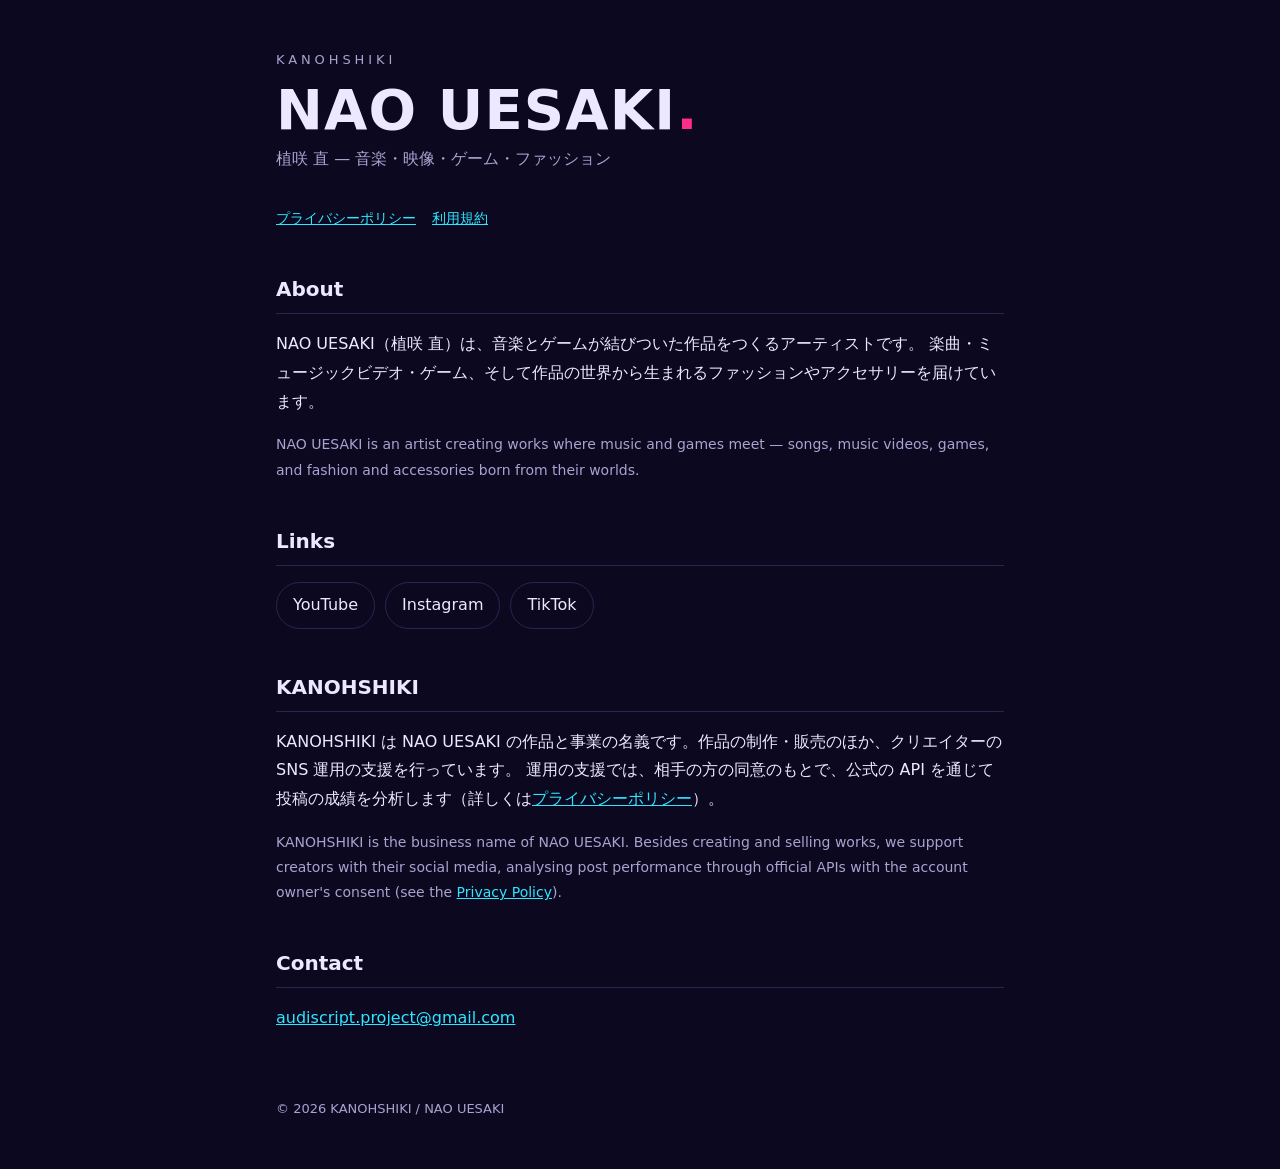
<file: index.html>
<!doctype html>
<html lang="ja">
<head>
<meta charset="utf-8">
<meta name="viewport" content="width=device-width, initial-scale=1">
<title>NAO UESAKI / KANOHSHIKI</title>
<meta name="description" content="NAO UESAKI（植咲 直）の公式サイト。音楽・映像・ゲーム・ファッションの作品と、KANOHSHIKI の事業。">
<link rel="stylesheet" href="style.css">
</head>
<body>
<header>
  <div class="brand">KANOHSHIKI</div>
  <h1>NAO UESAKI<span class="moon">.</span></h1>
  <p class="sub">植咲 直 — 音楽・映像・ゲーム・ファッション</p>
  <nav><a href="privacy.html">プライバシーポリシー</a><a href="terms.html">利用規約</a></nav>
</header>
<main>
  <h2>About</h2>
  <p>NAO UESAKI（植咲 直）は、音楽とゲームが結びついた作品をつくるアーティストです。
     楽曲・ミュージックビデオ・ゲーム、そして作品の世界から生まれるファッションやアクセサリーを届けています。</p>
  <p class="en">NAO UESAKI is an artist creating works where music and games meet — songs, music videos, games,
     and fashion and accessories born from their worlds.</p>

  <h2>Links</h2>
  <ul class="links">
    <li><a href="https://www.youtube.com/@naouesakiaside" rel="me">YouTube</a></li>
    <li><a href="https://www.instagram.com/uesaki_nao/" rel="me">Instagram</a></li>
    <li><a href="https://www.tiktok.com/@uesaki_nao" rel="me">TikTok</a></li>
  </ul>

  <h2>KANOHSHIKI</h2>
  <p>KANOHSHIKI は NAO UESAKI の作品と事業の名義です。作品の制作・販売のほか、クリエイターの SNS 運用の支援を行っています。
     運用の支援では、相手の方の同意のもとで、公式の API を通じて投稿の成績を分析します（詳しくは<a href="privacy.html">プライバシーポリシー</a>）。</p>
  <p class="en">KANOHSHIKI is the business name of NAO UESAKI. Besides creating and selling works, we support creators with their
     social media, analysing post performance through official APIs with the account owner's consent
     (see the <a href="privacy.html">Privacy Policy</a>).</p>

  <h2>Contact</h2>
  <p><a href="mailto:audiscript.project@gmail.com">audiscript.project@gmail.com</a></p>
</main>
<footer>© 2026 KANOHSHIKI / NAO UESAKI</footer>
</body>
</html>
</file>
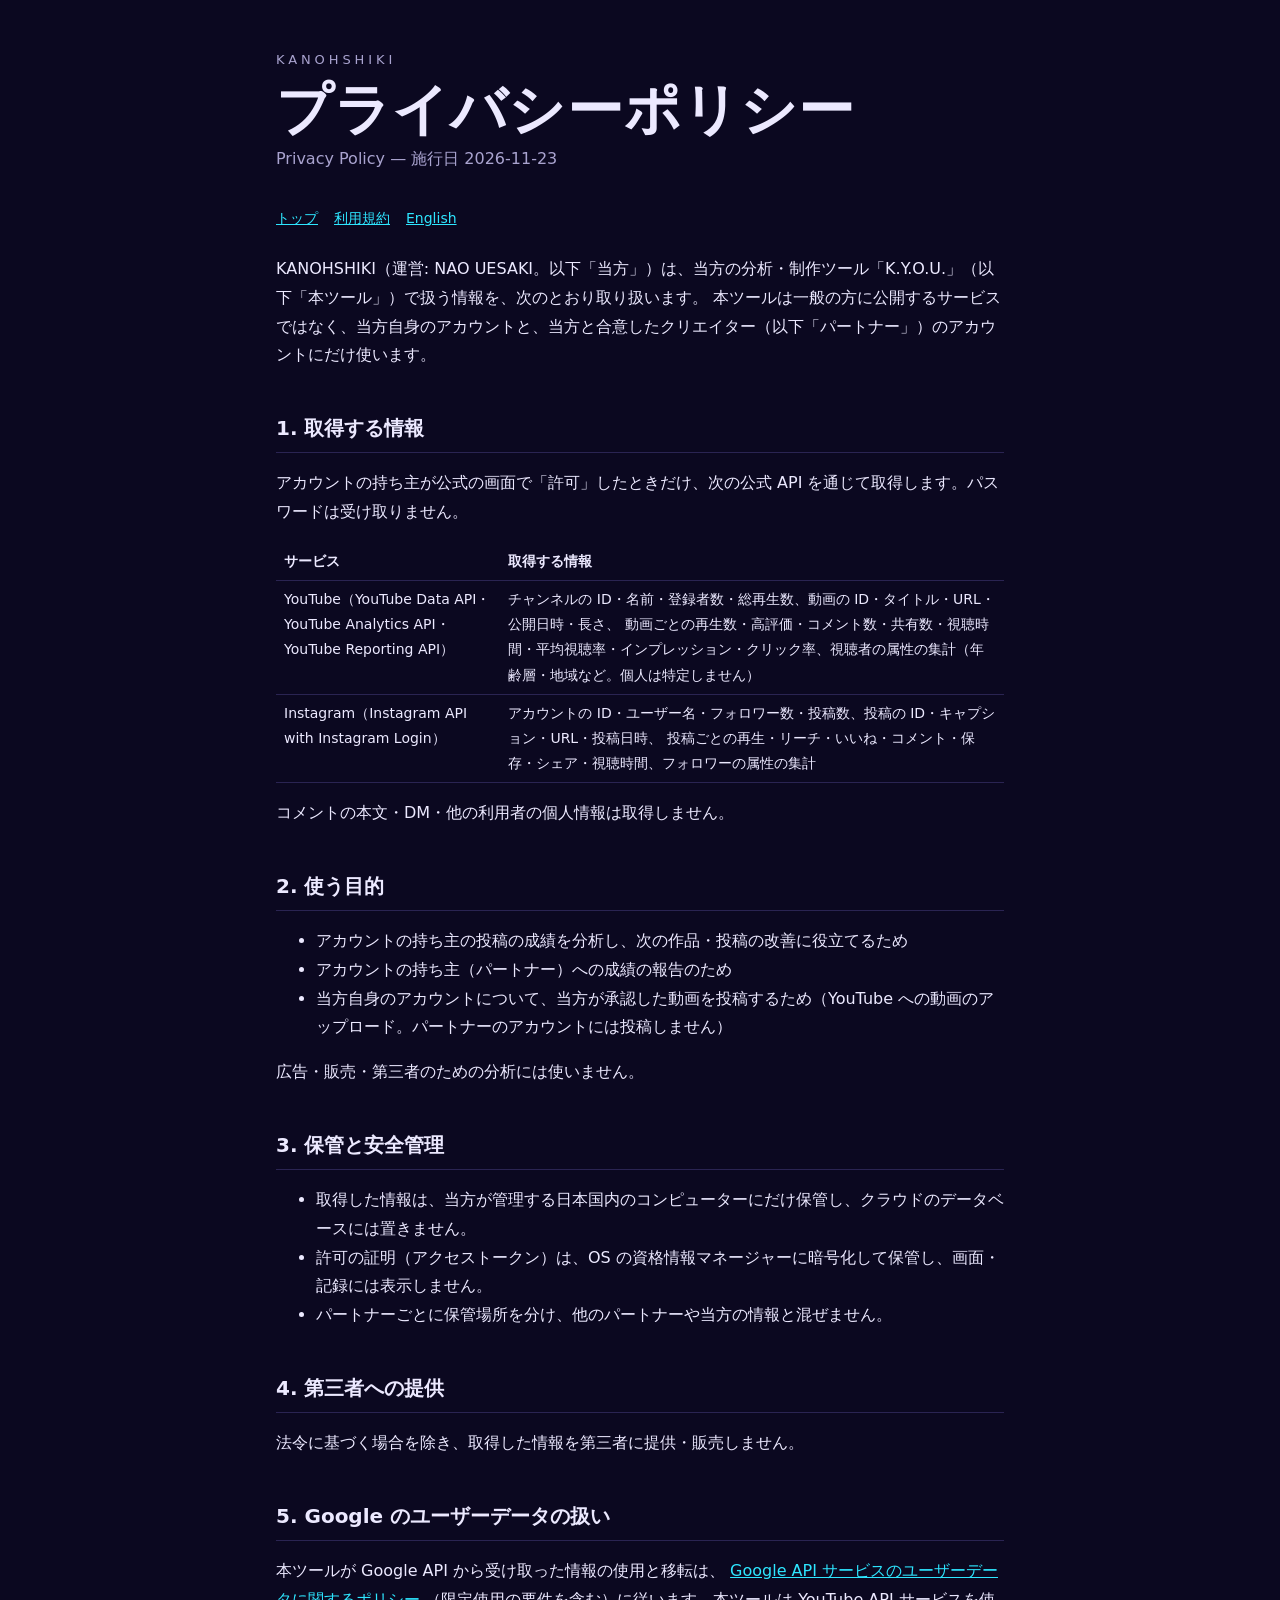
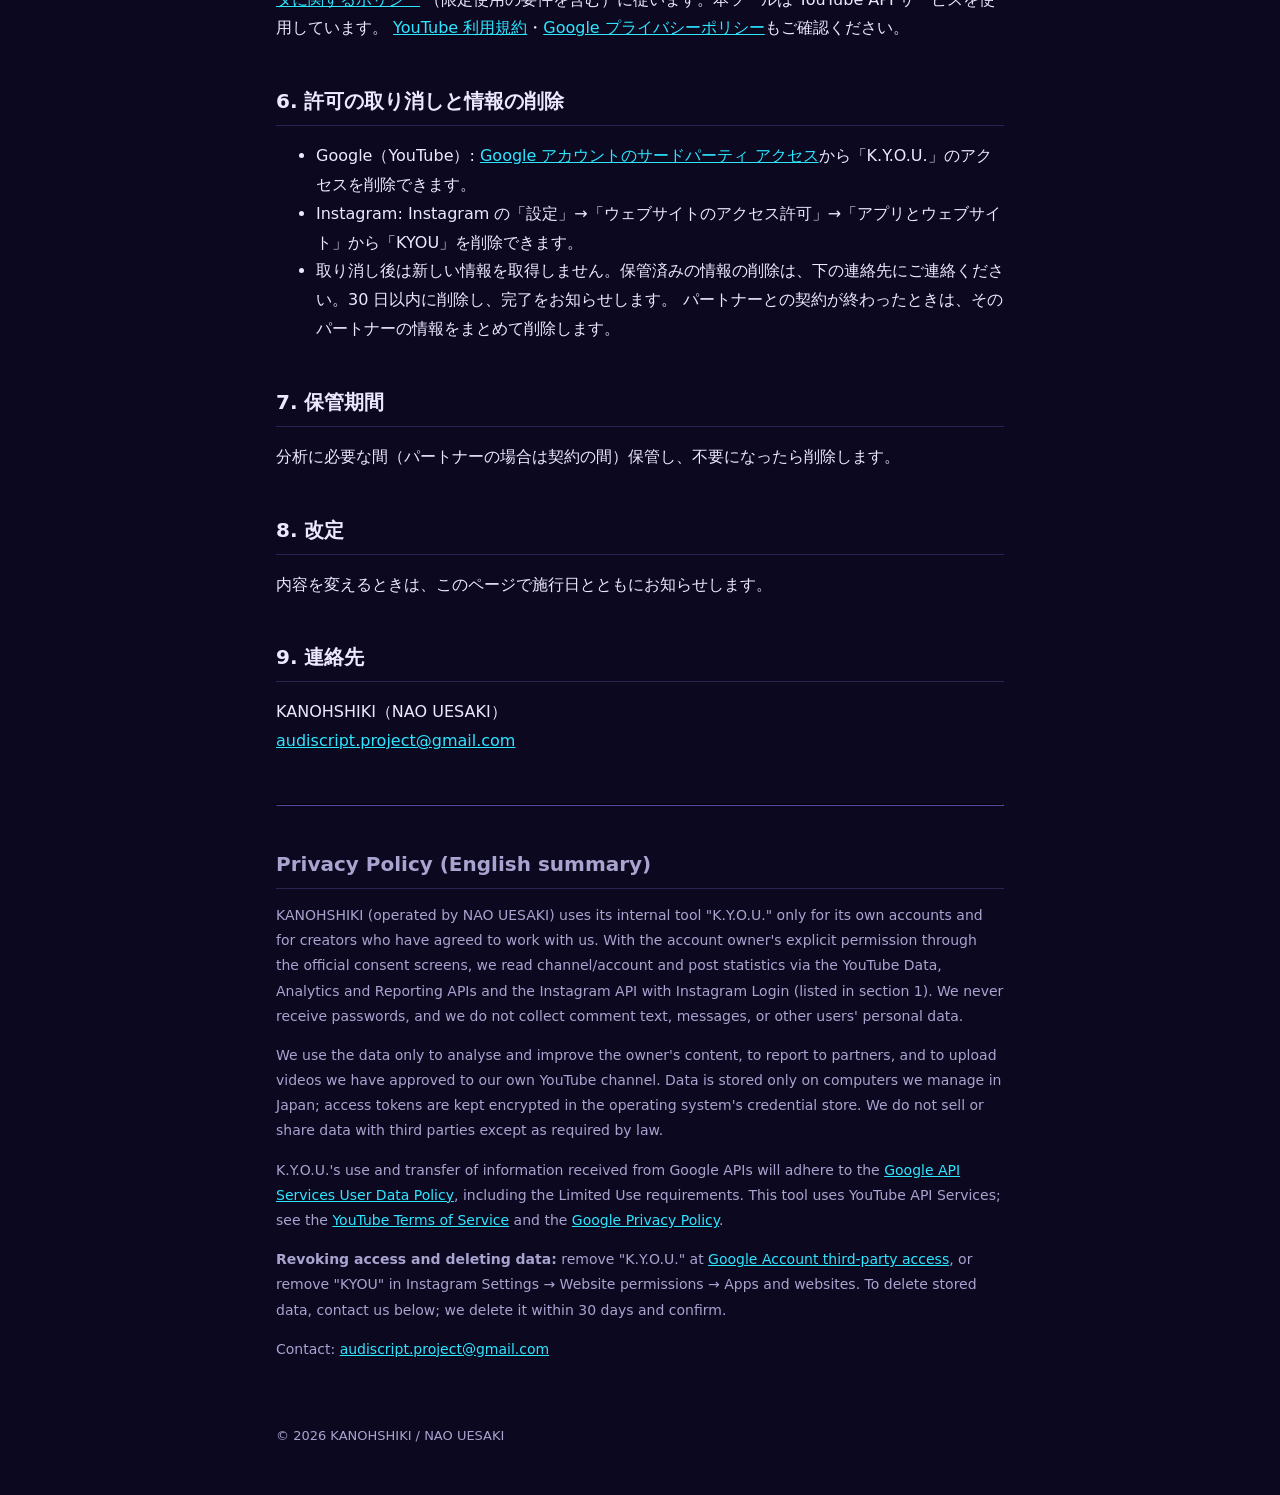
<file: privacy.html>
<!doctype html>
<html lang="ja">
<head>
<meta charset="utf-8">
<meta name="viewport" content="width=device-width, initial-scale=1">
<title>プライバシーポリシー — KANOHSHIKI</title>
<link rel="stylesheet" href="style.css">
</head>
<body>
<header>
  <div class="brand">KANOHSHIKI</div>
  <h1>プライバシーポリシー</h1>
  <p class="sub">Privacy Policy — 施行日 2026-11-23</p>
  <nav><a href="index.html">トップ</a><a href="terms.html">利用規約</a><a href="#en">English</a></nav>
</header>
<main>
  <p>KANOHSHIKI（運営: NAO UESAKI。以下「当方」）は、当方の分析・制作ツール「K.Y.O.U.」（以下「本ツール」）で扱う情報を、次のとおり取り扱います。
     本ツールは一般の方に公開するサービスではなく、当方自身のアカウントと、当方と合意したクリエイター（以下「パートナー」）のアカウントにだけ使います。</p>

  <h2>1. 取得する情報</h2>
  <p>アカウントの持ち主が公式の画面で「許可」したときだけ、次の公式 API を通じて取得します。パスワードは受け取りません。</p>
  <table>
    <tr><th>サービス</th><th>取得する情報</th></tr>
    <tr><td>YouTube（YouTube Data API・YouTube Analytics API・YouTube Reporting API）</td>
        <td>チャンネルの ID・名前・登録者数・総再生数、動画の ID・タイトル・URL・公開日時・長さ、
            動画ごとの再生数・高評価・コメント数・共有数・視聴時間・平均視聴率・インプレッション・クリック率、視聴者の属性の集計（年齢層・地域など。個人は特定しません）</td></tr>
    <tr><td>Instagram（Instagram API with Instagram Login）</td>
        <td>アカウントの ID・ユーザー名・フォロワー数・投稿数、投稿の ID・キャプション・URL・投稿日時、
            投稿ごとの再生・リーチ・いいね・コメント・保存・シェア・視聴時間、フォロワーの属性の集計</td></tr>
  </table>
  <p>コメントの本文・DM・他の利用者の個人情報は取得しません。</p>

  <h2>2. 使う目的</h2>
  <ul>
    <li>アカウントの持ち主の投稿の成績を分析し、次の作品・投稿の改善に役立てるため</li>
    <li>アカウントの持ち主（パートナー）への成績の報告のため</li>
    <li>当方自身のアカウントについて、当方が承認した動画を投稿するため（YouTube への動画のアップロード。パートナーのアカウントには投稿しません）</li>
  </ul>
  <p>広告・販売・第三者のための分析には使いません。</p>

  <h2>3. 保管と安全管理</h2>
  <ul>
    <li>取得した情報は、当方が管理する日本国内のコンピューターにだけ保管し、クラウドのデータベースには置きません。</li>
    <li>許可の証明（アクセストークン）は、OS の資格情報マネージャーに暗号化して保管し、画面・記録には表示しません。</li>
    <li>パートナーごとに保管場所を分け、他のパートナーや当方の情報と混ぜません。</li>
  </ul>

  <h2>4. 第三者への提供</h2>
  <p>法令に基づく場合を除き、取得した情報を第三者に提供・販売しません。</p>

  <h2>5. Google のユーザーデータの扱い</h2>
  <p>本ツールが Google API から受け取った情報の使用と移転は、
     <a href="https://developers.google.com/terms/api-services-user-data-policy">Google API サービスのユーザーデータに関するポリシー</a>
     （限定使用の要件を含む）に従います。本ツールは YouTube API サービスを使用しています。
     <a href="https://www.youtube.com/t/terms">YouTube 利用規約</a>・<a href="https://policies.google.com/privacy">Google プライバシーポリシー</a>もご確認ください。</p>

  <h2 id="deletion">6. 許可の取り消しと情報の削除</h2>
  <ul>
    <li>Google（YouTube）: <a href="https://myaccount.google.com/permissions">Google アカウントのサードパーティ アクセス</a>から「K.Y.O.U.」のアクセスを削除できます。</li>
    <li>Instagram: Instagram の「設定」→「ウェブサイトのアクセス許可」→「アプリとウェブサイト」から「KYOU」を削除できます。</li>
    <li>取り消し後は新しい情報を取得しません。保管済みの情報の削除は、下の連絡先にご連絡ください。30 日以内に削除し、完了をお知らせします。
        パートナーとの契約が終わったときは、そのパートナーの情報をまとめて削除します。</li>
  </ul>

  <h2>7. 保管期間</h2>
  <p>分析に必要な間（パートナーの場合は契約の間）保管し、不要になったら削除します。</p>

  <h2>8. 改定</h2>
  <p>内容を変えるときは、このページで施行日とともにお知らせします。</p>

  <h2>9. 連絡先</h2>
  <p>KANOHSHIKI（NAO UESAKI）<br><a href="mailto:audiscript.project@gmail.com">audiscript.project@gmail.com</a></p>

  <hr style="border-color:var(--line);margin:48px 0 0">
  <section id="en" class="en">
    <h2>Privacy Policy (English summary)</h2>
    <p>KANOHSHIKI (operated by NAO UESAKI) uses its internal tool "K.Y.O.U." only for its own accounts and for creators who have agreed to work with us.
       With the account owner's explicit permission through the official consent screens, we read channel/account and post statistics via the
       YouTube Data, Analytics and Reporting APIs and the Instagram API with Instagram Login (listed in section 1). We never receive passwords,
       and we do not collect comment text, messages, or other users' personal data.</p>
    <p>We use the data only to analyse and improve the owner's content, to report to partners, and to upload videos we have approved to our own YouTube channel.
       Data is stored only on computers we manage in Japan; access tokens are kept encrypted in the operating system's credential store. We do not sell or share data
       with third parties except as required by law.</p>
    <p>K.Y.O.U.'s use and transfer of information received from Google APIs will adhere to the
       <a href="https://developers.google.com/terms/api-services-user-data-policy">Google API Services User Data Policy</a>, including the Limited Use requirements.
       This tool uses YouTube API Services; see the <a href="https://www.youtube.com/t/terms">YouTube Terms of Service</a> and the
       <a href="https://policies.google.com/privacy">Google Privacy Policy</a>.</p>
    <p><strong>Revoking access and deleting data:</strong> remove "K.Y.O.U." at
       <a href="https://myaccount.google.com/permissions">Google Account third-party access</a>, or remove "KYOU" in Instagram Settings → Website permissions →
       Apps and websites. To delete stored data, contact us below; we delete it within 30 days and confirm.</p>
    <p>Contact: <a href="mailto:audiscript.project@gmail.com">audiscript.project@gmail.com</a></p>
  </section>
</main>
<footer>© 2026 KANOHSHIKI / NAO UESAKI</footer>
</body>
</html>
</file>
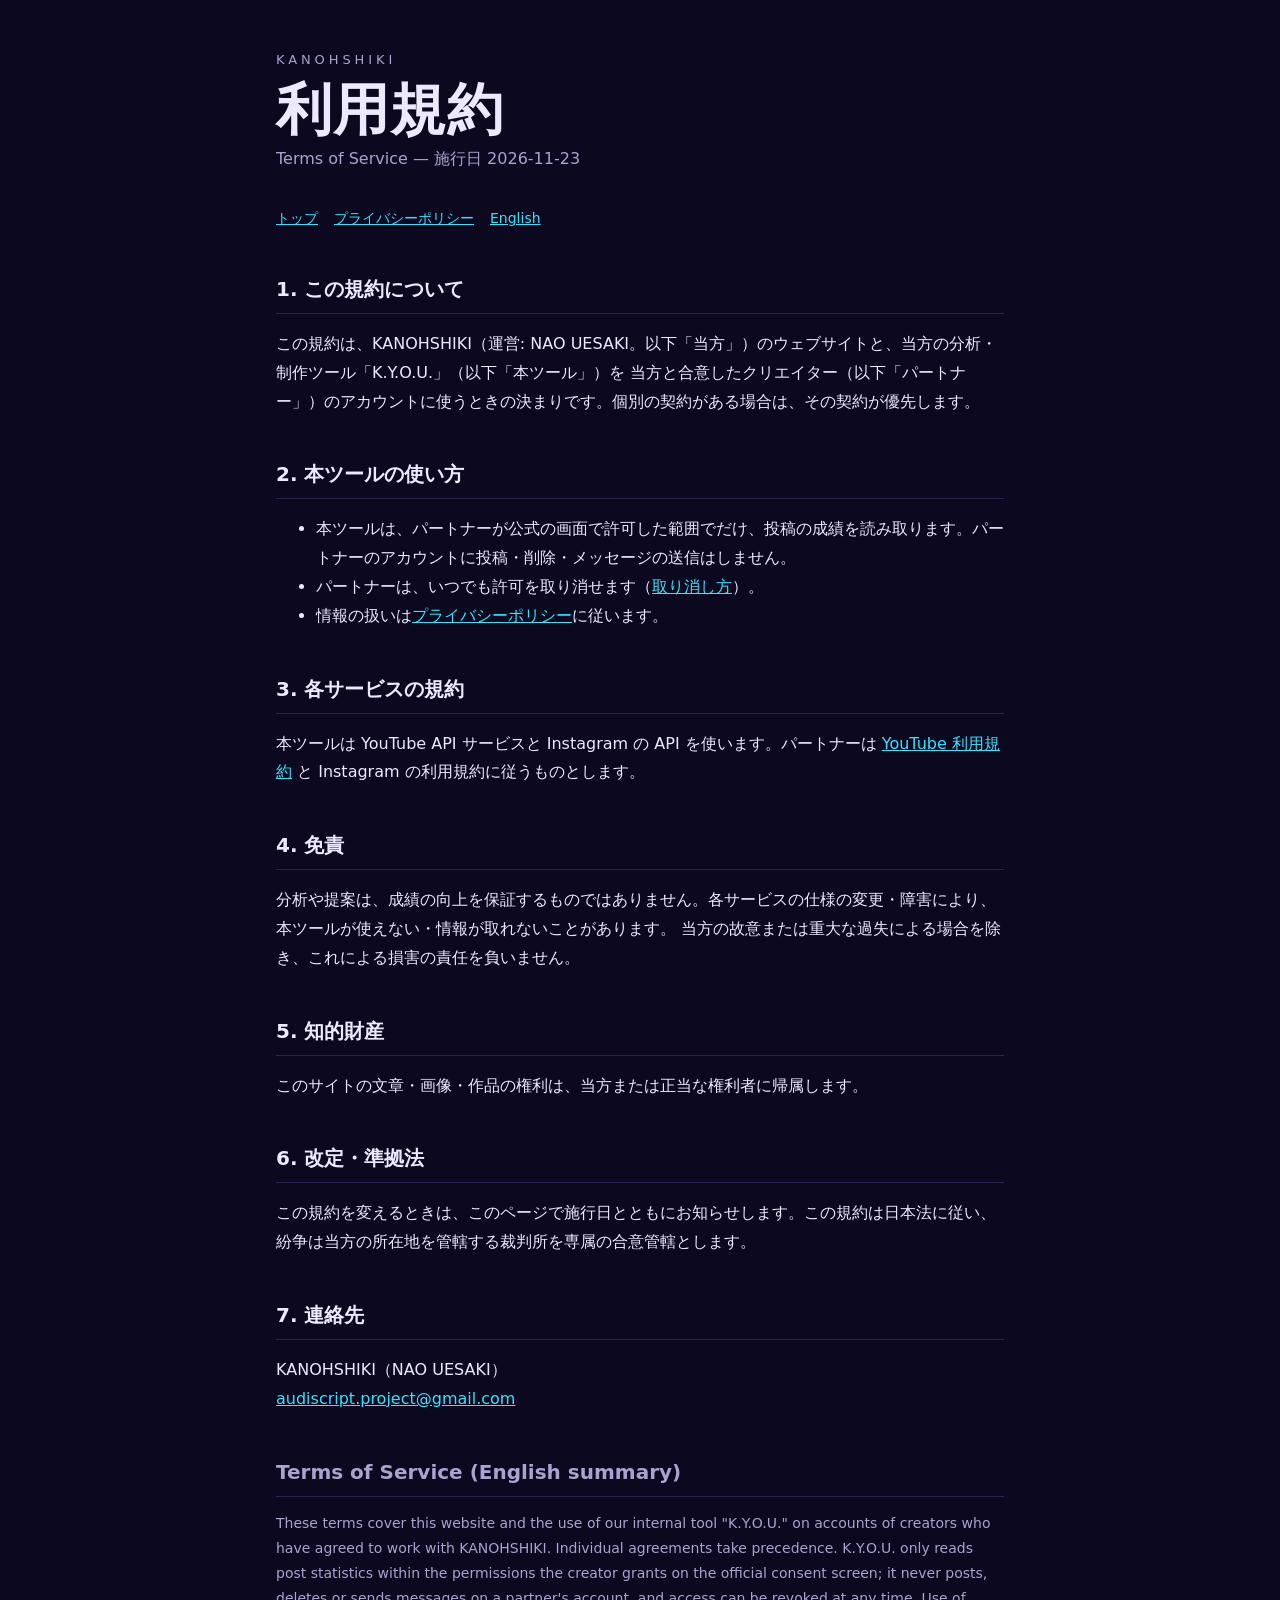
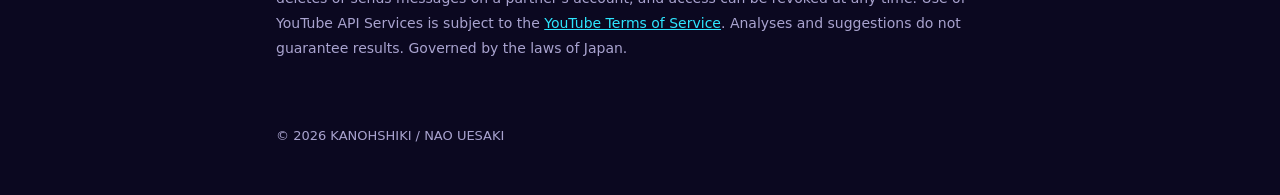
<file: terms.html>
<!doctype html>
<html lang="ja">
<head>
<meta charset="utf-8">
<meta name="viewport" content="width=device-width, initial-scale=1">
<title>利用規約 — KANOHSHIKI</title>
<link rel="stylesheet" href="style.css">
</head>
<body>
<header>
  <div class="brand">KANOHSHIKI</div>
  <h1>利用規約</h1>
  <p class="sub">Terms of Service — 施行日 2026-11-23</p>
  <nav><a href="index.html">トップ</a><a href="privacy.html">プライバシーポリシー</a><a href="#en">English</a></nav>
</header>
<main>
  <h2>1. この規約について</h2>
  <p>この規約は、KANOHSHIKI（運営: NAO UESAKI。以下「当方」）のウェブサイトと、当方の分析・制作ツール「K.Y.O.U.」（以下「本ツール」）を
     当方と合意したクリエイター（以下「パートナー」）のアカウントに使うときの決まりです。個別の契約がある場合は、その契約が優先します。</p>

  <h2>2. 本ツールの使い方</h2>
  <ul>
    <li>本ツールは、パートナーが公式の画面で許可した範囲でだけ、投稿の成績を読み取ります。パートナーのアカウントに投稿・削除・メッセージの送信はしません。</li>
    <li>パートナーは、いつでも許可を取り消せます（<a href="privacy.html#deletion">取り消し方</a>）。</li>
    <li>情報の扱いは<a href="privacy.html">プライバシーポリシー</a>に従います。</li>
  </ul>

  <h2>3. 各サービスの規約</h2>
  <p>本ツールは YouTube API サービスと Instagram の API を使います。パートナーは <a href="https://www.youtube.com/t/terms">YouTube 利用規約</a> と
     Instagram の利用規約に従うものとします。</p>

  <h2>4. 免責</h2>
  <p>分析や提案は、成績の向上を保証するものではありません。各サービスの仕様の変更・障害により、本ツールが使えない・情報が取れないことがあります。
     当方の故意または重大な過失による場合を除き、これによる損害の責任を負いません。</p>

  <h2>5. 知的財産</h2>
  <p>このサイトの文章・画像・作品の権利は、当方または正当な権利者に帰属します。</p>

  <h2>6. 改定・準拠法</h2>
  <p>この規約を変えるときは、このページで施行日とともにお知らせします。この規約は日本法に従い、紛争は当方の所在地を管轄する裁判所を専属の合意管轄とします。</p>

  <h2>7. 連絡先</h2>
  <p>KANOHSHIKI（NAO UESAKI）<br><a href="mailto:audiscript.project@gmail.com">audiscript.project@gmail.com</a></p>

  <section id="en" class="en">
    <h2>Terms of Service (English summary)</h2>
    <p>These terms cover this website and the use of our internal tool "K.Y.O.U." on accounts of creators who have agreed to work with KANOHSHIKI.
       Individual agreements take precedence. K.Y.O.U. only reads post statistics within the permissions the creator grants on the official consent screen;
       it never posts, deletes or sends messages on a partner's account, and access can be revoked at any time. Use of YouTube API Services is subject to the
       <a href="https://www.youtube.com/t/terms">YouTube Terms of Service</a>. Analyses and suggestions do not guarantee results. Governed by the laws of Japan.</p>
  </section>
</main>
<footer>© 2026 KANOHSHIKI / NAO UESAKI</footer>
</body>
</html>
</file>
<file: style.css>
:root {
  --bg: #0b0820;
  --panel: #151033;
  --text: #ece9ff;
  --muted: #a9a3cf;
  --accent: #ff2e88;
  --accent2: #2ee6ff;
  --line: #2a2452;
}
* { box-sizing: border-box; }
html { -webkit-text-size-adjust: 100%; }
body {
  margin: 0;
  background: var(--bg);
  color: var(--text);
  font-family: "Noto Sans JP", "Hiragino Sans", "Yu Gothic UI", system-ui, sans-serif;
  line-height: 1.8;
}
a { color: var(--accent2); }
header, main, footer { max-width: 760px; margin: 0 auto; padding: 0 16px; }
header { padding-top: 48px; }
.brand { font-size: 13px; letter-spacing: .3em; color: var(--muted); text-transform: uppercase; }
h1 { font-size: clamp(32px, 8vw, 56px); line-height: 1.1; margin: 8px 0 4px; letter-spacing: .02em; }
h1 .moon { color: var(--accent); }
.sub { color: var(--muted); margin: 0 0 32px; }
h2 { font-size: 20px; margin: 40px 0 8px; padding-bottom: 6px; border-bottom: 1px solid var(--line); }
h3 { font-size: 16px; margin: 24px 0 4px; }
.card { background: var(--panel); border: 1px solid var(--line); border-radius: 12px; padding: 16px 20px; margin: 16px 0; }
.links { display: flex; flex-wrap: wrap; gap: 10px; padding: 0; list-style: none; }
.links a { display: inline-block; padding: 8px 16px; border: 1px solid var(--line); border-radius: 999px; text-decoration: none; color: var(--text); }
.links a:hover { border-color: var(--accent); }
.en { color: var(--muted); font-size: 14px; }
.todo { background: #5a1030; color: #fff; padding: 0 6px; border-radius: 4px; }
nav { margin: 24px 0; font-size: 14px; }
nav a { margin-right: 16px; }
footer { color: var(--muted); font-size: 13px; padding-top: 48px; padding-bottom: 48px; }
table { border-collapse: collapse; width: 100%; font-size: 14px; }
th, td { text-align: left; border-bottom: 1px solid var(--line); padding: 6px 8px; vertical-align: top; }
</file>
